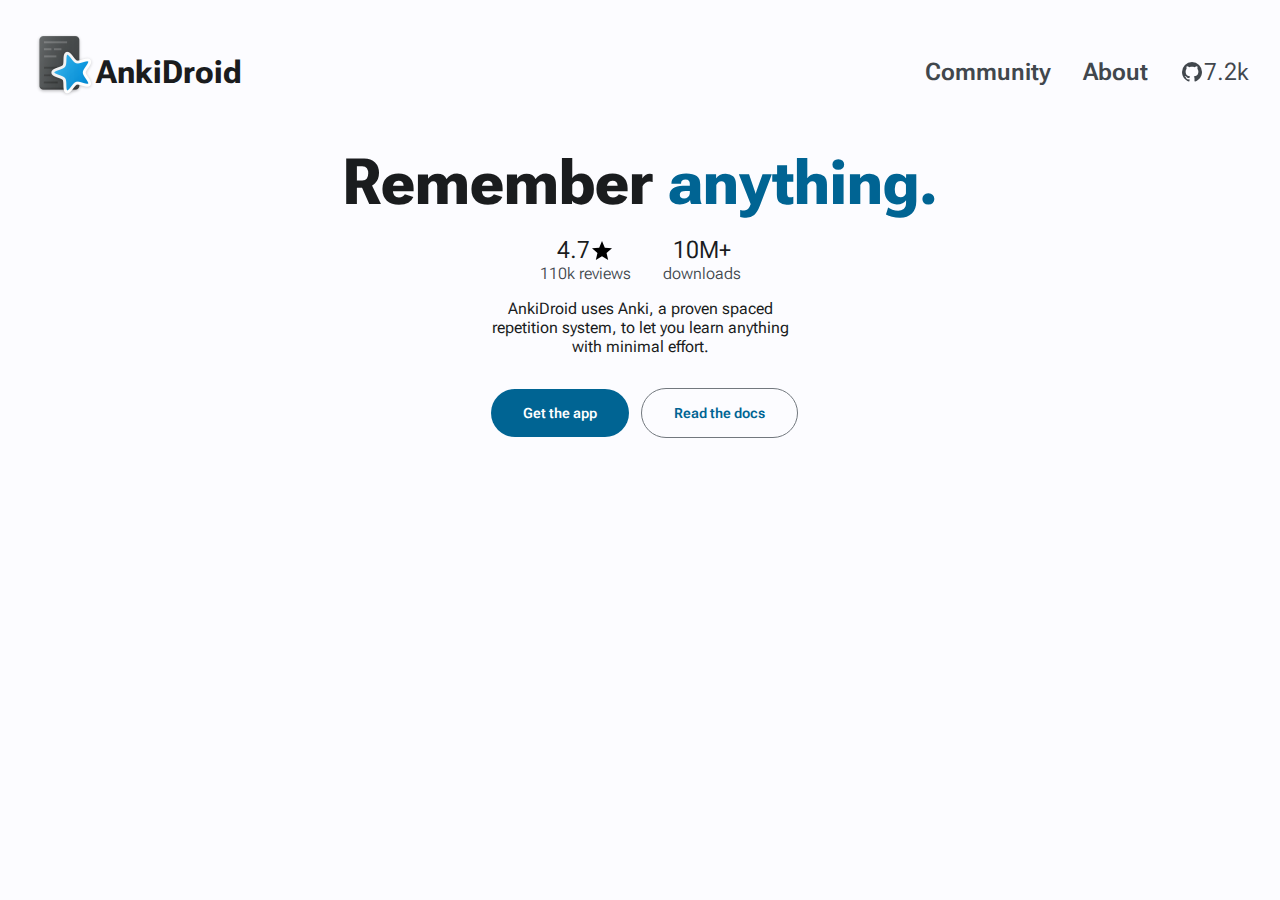
<file: index.html>
<!DOCTYPE html>
<html>

<head>
    <meta charset="utf-8">
    <meta http-equiv="X-UA-Compatible" content="IE=edge">
    <title></title>
    <meta name="description" content="">
    <meta name="viewport" content="width=device-width, initial-scale=1">
    <link rel="stylesheet" href="styles/globals.css">
    <link rel="stylesheet" href="styles/hero.css">
    <link rel="stylesheet" href="styles/material/theme.css">
</head>

<body class="surface">
    <header>
        <nav>
            <span class="wordmark">
                <a href="./" class="homelink">
                    <img class="logo" src="public/ankidroid_logo.png" width="512" height="512" />
                </a>
                <h1>AnkiDroid</h1>
            </span>

            <ul>
                <li>
                    <a class="navlink" href="community">
                        Community
                    </a>
                    
                </li>
                <li>
                    <a class="navlink" href="about">
                        About
                    </a>
                </li>
                <li>
                    <a class="navlink github" target="_blank" href="https://github.com/ankidroid/Anki-Android/">
                        <svg xmlns="http://www.w3.org/2000/svg" width="1em" height="1em" viewBox="0 0 24 24"><path fill="currentColor" d="M12 2A10 10 0 0 0 2 12c0 4.42 2.87 8.17 6.84 9.5c.5.08.66-.23.66-.5v-1.69c-2.77.6-3.36-1.34-3.36-1.34c-.46-1.16-1.11-1.47-1.11-1.47c-.91-.62.07-.6.07-.6c1 .07 1.53 1.03 1.53 1.03c.87 1.52 2.34 1.07 2.91.83c.09-.65.35-1.09.63-1.34c-2.22-.25-4.55-1.11-4.55-4.92c0-1.11.38-2 1.03-2.71c-.1-.25-.45-1.29.1-2.64c0 0 .84-.27 2.75 1.02c.79-.22 1.65-.33 2.5-.33c.85 0 1.71.11 2.5.33c1.91-1.29 2.75-1.02 2.75-1.02c.55 1.35.2 2.39.1 2.64c.65.71 1.03 1.6 1.03 2.71c0 3.82-2.34 4.66-4.57 4.91c.36.31.69.92.69 1.85V21c0 .27.16.59.67.5C19.14 20.16 22 16.42 22 12A10 10 0 0 0 12 2Z"/></svg>
                        7.2k
                    </a>
                </li>
            </ul>

        </nav>
    </header>
    <main class="on-surface-text">
        <h1 class="herotext">Remember <span class="primary-text">anything.</span></h1>
        <div class="ratings-container">
            <div class="ratings">
                <span>
                    <h2>4.7</h2>
                    <!-- This svg should be inlined later and have fill set to currentColor -->
                    <img src="public/star.svg" />
                </span>
                <p class="on-surface-variant-text">110k reviews</p>
            </div>
            <div class="ratings">
                <h2>10M+</h2>
                <p class="on-surface-variant-text">downloads</p>
            </div>
        </div>
        <p class="herodesc body-large">AnkiDroid uses Anki, a proven spaced repetition system, to let you learn anything
            with minimal effort.</p>
        <div class="buttons">
            <a class="label-large emphLink" target="_blank"
                href="https://play.google.com/store/apps/details?id=com.ichi2.anki&utm_source=global_co&utm_medium=prtnr&utm_content=Mar2515&utm_campaign=PartBadge&pcampaignid=MKT-Other-global-all-co-prtnr-py-PartBadge-Mar2515-1">
                Get the app
            </a>
            <a class="label-large outlineLink" target="_blank" href="https://docs.ankidroid.org">
                Read the docs
            </a>
        </div>
    </main>


    <script src="" async defer></script>
</body>

</html>
</file>
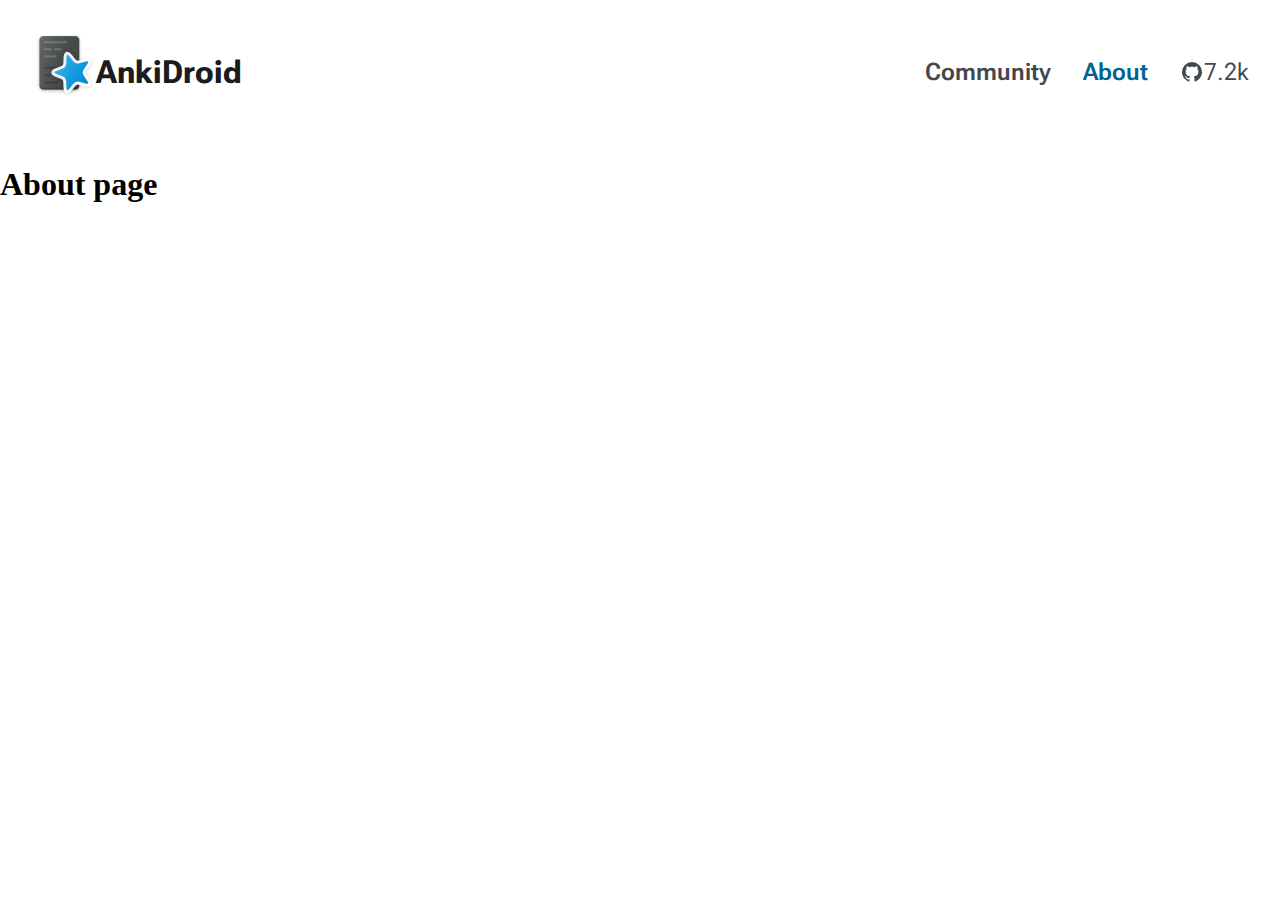
<file: about/index.html>
<!DOCTYPE html>
<html>
    <head>
        <meta charset="utf-8">
        <meta http-equiv="X-UA-Compatible" content="IE=edge">
        <title></title>
        <meta name="description" content="">
        <meta name="viewport" content="width=device-width, initial-scale=1">
        <link rel="stylesheet" href="../styles/globals.css">
        <link rel="stylesheet" href="../styles/nav.css">
        <link rel="stylesheet" href="../styles/material/theme.css">
    </head>
    <body>
        <header>
            <nav>
                <span class="wordmark">
                    <a href="../" class="homelink">
                        <img class="logo" src="../public/ankidroid_logo.png" width="512" height="512" />
                    </a>
                    <h1>AnkiDroid</h1>
                </span>
    
                <ul>
                    <li>
                        <a class="navlink" href="../community/">
                            Community
                        </a>
                        
                    </li>
                    <li>
                        <a class="current" href="./">
                            About
                        </a>
                    </li>
                    <li>
                        <a class="navlink github" target="_blank" href="https://github.com/ankidroid/Anki-Android/">
                            <svg xmlns="http://www.w3.org/2000/svg" width="1em" height="1em" viewBox="0 0 24 24"><path fill="currentColor" d="M12 2A10 10 0 0 0 2 12c0 4.42 2.87 8.17 6.84 9.5c.5.08.66-.23.66-.5v-1.69c-2.77.6-3.36-1.34-3.36-1.34c-.46-1.16-1.11-1.47-1.11-1.47c-.91-.62.07-.6.07-.6c1 .07 1.53 1.03 1.53 1.03c.87 1.52 2.34 1.07 2.91.83c.09-.65.35-1.09.63-1.34c-2.22-.25-4.55-1.11-4.55-4.92c0-1.11.38-2 1.03-2.71c-.1-.25-.45-1.29.1-2.64c0 0 .84-.27 2.75 1.02c.79-.22 1.65-.33 2.5-.33c.85 0 1.71.11 2.5.33c1.91-1.29 2.75-1.02 2.75-1.02c.55 1.35.2 2.39.1 2.64c.65.71 1.03 1.6 1.03 2.71c0 3.82-2.34 4.66-4.57 4.91c.36.31.69.92.69 1.85V21c0 .27.16.59.67.5C19.14 20.16 22 16.42 22 12A10 10 0 0 0 12 2Z"/></svg>
                            7.2k
                        </a>
                    </li>
                </ul>
    
            </nav>
        </header>
        <h1>About page</h1>
        <script src="" async defer></script>
    </body>
</html>
</file>
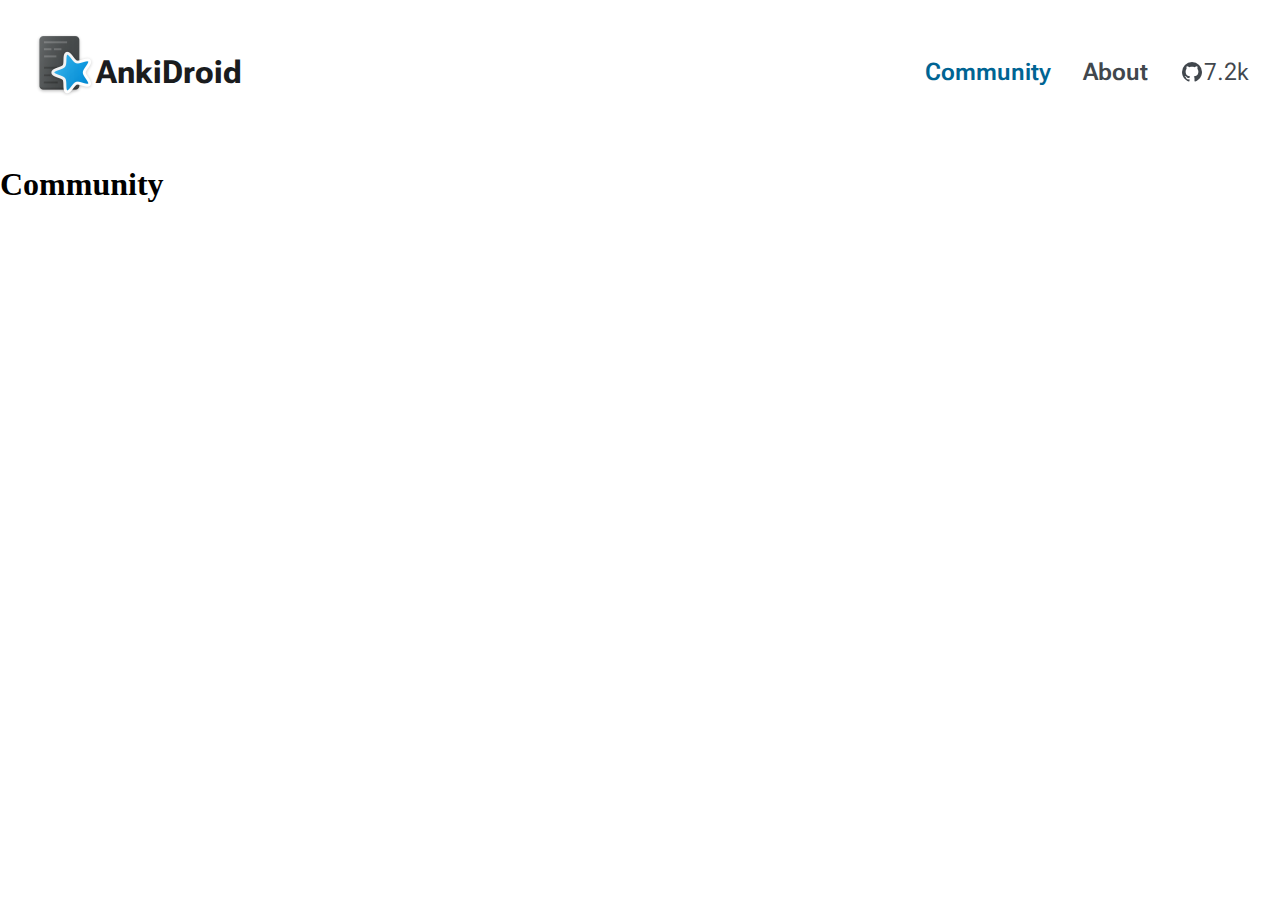
<file: community/index.html>
<!DOCTYPE html>
<html>
    <head>
        <meta charset="utf-8">
        <meta http-equiv="X-UA-Compatible" content="IE=edge">
        <title></title>
        <meta name="description" content="">
        <meta name="viewport" content="width=device-width, initial-scale=1">
        <link rel="stylesheet" href="../styles/globals.css">
        <link rel="stylesheet" href="../styles/nav.css">
        <link rel="stylesheet" href="../styles/material/theme.css">
    </head>
    <body>
        <header>
            <nav>
                <span class="wordmark">
                    <a href="../" class="homelink">
                        <img class="logo" src="../public/ankidroid_logo.png" width="512" height="512" />
                    </a>
                    <h1>AnkiDroid</h1>
                </span>
    
                <ul>
                    <li>
                        <a class="current" href="./">
                            Community
                        </a>
                        
                    </li>
                    <li>
                        <a class="navlink" href="../about">
                            About
                        </a>
                    </li>
                    <li>
                        <a class="navlink github" target="_blank" href="https://github.com/ankidroid/Anki-Android/">
                            <svg xmlns="http://www.w3.org/2000/svg" width="1em" height="1em" viewBox="0 0 24 24"><path fill="currentColor" d="M12 2A10 10 0 0 0 2 12c0 4.42 2.87 8.17 6.84 9.5c.5.08.66-.23.66-.5v-1.69c-2.77.6-3.36-1.34-3.36-1.34c-.46-1.16-1.11-1.47-1.11-1.47c-.91-.62.07-.6.07-.6c1 .07 1.53 1.03 1.53 1.03c.87 1.52 2.34 1.07 2.91.83c.09-.65.35-1.09.63-1.34c-2.22-.25-4.55-1.11-4.55-4.92c0-1.11.38-2 1.03-2.71c-.1-.25-.45-1.29.1-2.64c0 0 .84-.27 2.75 1.02c.79-.22 1.65-.33 2.5-.33c.85 0 1.71.11 2.5.33c1.91-1.29 2.75-1.02 2.75-1.02c.55 1.35.2 2.39.1 2.64c.65.71 1.03 1.6 1.03 2.71c0 3.82-2.34 4.66-4.57 4.91c.36.31.69.92.69 1.85V21c0 .27.16.59.67.5C19.14 20.16 22 16.42 22 12A10 10 0 0 0 12 2Z"/></svg>
                            7.2k
                        </a>
                    </li>
                </ul>
    
            </nav>
        </header>
        <h1>Community</h1>
        
        <script src="" async defer></script>
    </body>
</html>
</file>
<file: styles/globals.css>
@font-face {
    font-family: "Roboto";
    src: url(../public/RobotoFlex-VariableFont.ttf);
}

html {
    width: 100%;
    margin: 0;
}

body {
    margin: 0;
    width: 100%;
}
</file>
<file: styles/hero.css>
@import url(./nav.css);

.herotext {
    margin: 0;
    font-family: "Roboto";
    font-weight: 700;
    text-align: center;
    font-size: 4rem;
}

.herodesc {
    text-align: center;
    width: 50%;
    margin: 0 auto;
}

.ratings-container {
    display: flex;
    flex-direction: row;
    justify-content: center;
}

.ratings {
    text-align: center;
    font-family: "Roboto";
    padding: 1rem;
}

.ratings h2 {
    font-weight: 400;
    margin: 0;
}

.ratings span {
    display: flex;
    flex-direction: row;
    align-content: center;
    width: fit-content;
    margin: 0 auto;
}

.ratings p {
    font-weight: 300;
    font-size: 1rem;
    text-align: center;
    margin: 0;
}

.buttons {
    width: fit-content;
    margin: 0 auto;
    margin-top: 2rem;
}

.buttons a {
    color: var(--md-sys-color-on-surface);
    text-decoration: none;
    display: inline-block;
    padding: 1rem 2rem;
    text-align: center;
    font-weight: 600;
    margin-left: 0.5rem;
}

.buttons a.emphLink {
    border-radius: 100px;
    background-color: var(--md-sys-color-primary);
    color: var(--md-sys-color-on-primary);
    transition: transform 0.2s ease-in-out, box-shadow 0.2s ease-in-out;
}


.buttons a.emphLink:hover {
    box-shadow: 0 0.5em 0.5em -0.4em var(--md-sys-color-primary);
    transform: translateY(-0.05em);
}


.buttons a.outlineLink {
    box-sizing: border-box;
    color: var(--md-sys-color-primary);
    border-radius: 100px;
    border-color: var(--md-sys-color-outline);
    border-width: 1px;
    border-style: solid;
    transition: transform 0.2s ease-in-out, background-color 0.2s ease-in-out, color 0.2s ease-in-out, border-color 0.2s ease-in-out, box-shadow 0.2s ease-in-out;
}


.buttons a.outlineLink:hover{
    border-color: var(--md-sys-color-primary-container);
    color: var(--md-sys-color-on-primary-container);
    background-color: var(--md-sys-color-primary-container);
    transform: translateY(-0.05em);
    box-shadow: 0 0.5em 0.5em -0.4em var(--md-sys-color-primary-container);
}



main {
    width: 50%;
    margin: 0 auto;
}
</file>
<file: styles/material/theme.css>
@import url(tokens.css);
@import url(colors.module.css);
@import url(typography.module.css);
@import url(theme.light.css) (prefers-color-scheme: light);
@import url(theme.dark.css) (prefers-color-scheme: dark);
</file>
<file: styles/nav.css>
nav {
    display: flex;
    flex-direction: row;
    align-items: center;
    padding: 2rem;
    color: var(--md-sys-color-on-surface);
    font-family: "Roboto";
}

nav .logo {
    height: 4rem;
    width: auto;
}

nav .wordmark {
    display: flex;
    flex-direction: row;
    flex-grow: 1;
}

nav .h1 {
    font-weight: bold;
    font-size: 2rem;
}

nav ul {
    display: flex;
    flex-direction: row;
    list-style: none;
    margin: 0;
    padding: 0;
}

nav ul li {
    margin-left: 2rem;
}

.homelink {

}

li a {
    font-size: 24px;
    font-weight: 600;
    text-decoration: none;
}

.navlink {
    color: var(--md-sys-color-on-surface-variant);
}

.current {
    color: var(--md-sys-color-primary)
}

.navlink:hover {
    color: var(--md-sys-color-primary)
}

.github {
    font-weight: 400;
    display: flex;
    flex-direction: row;
    align-items: center;
}
</file>
